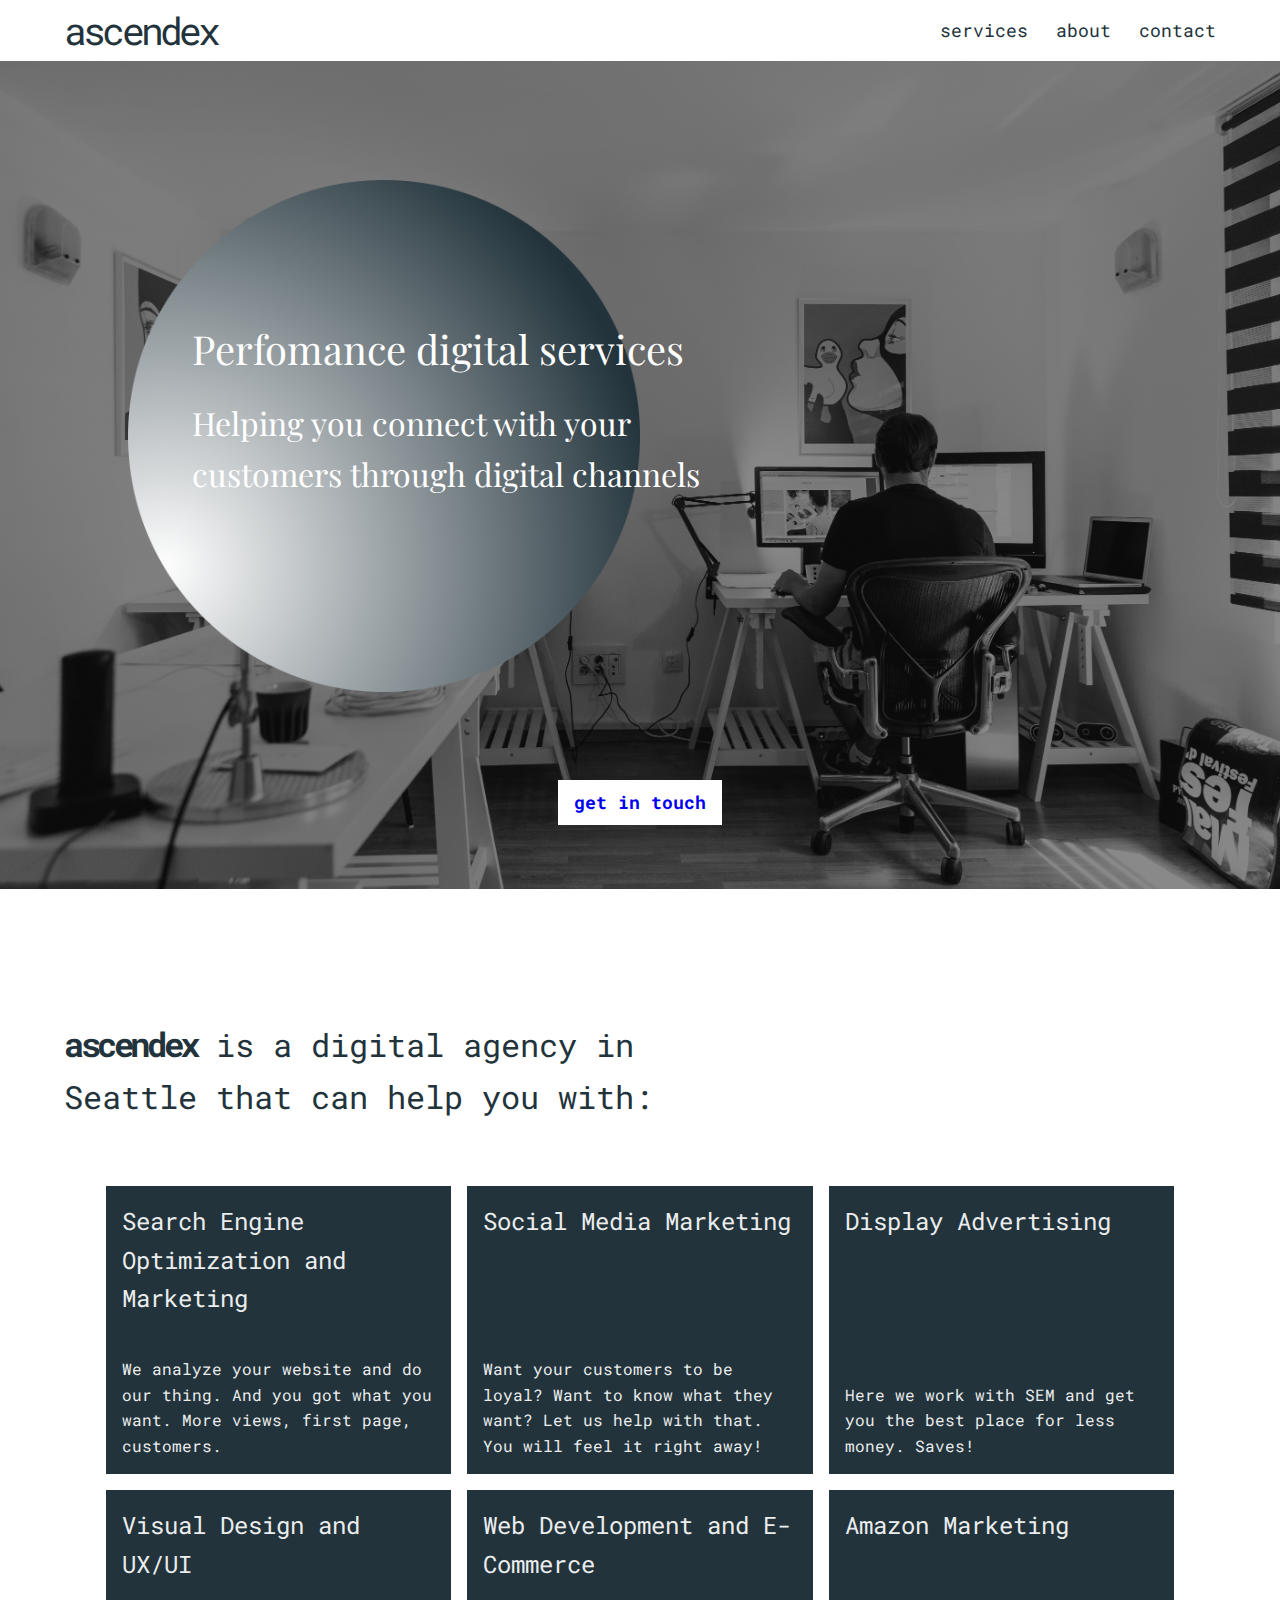
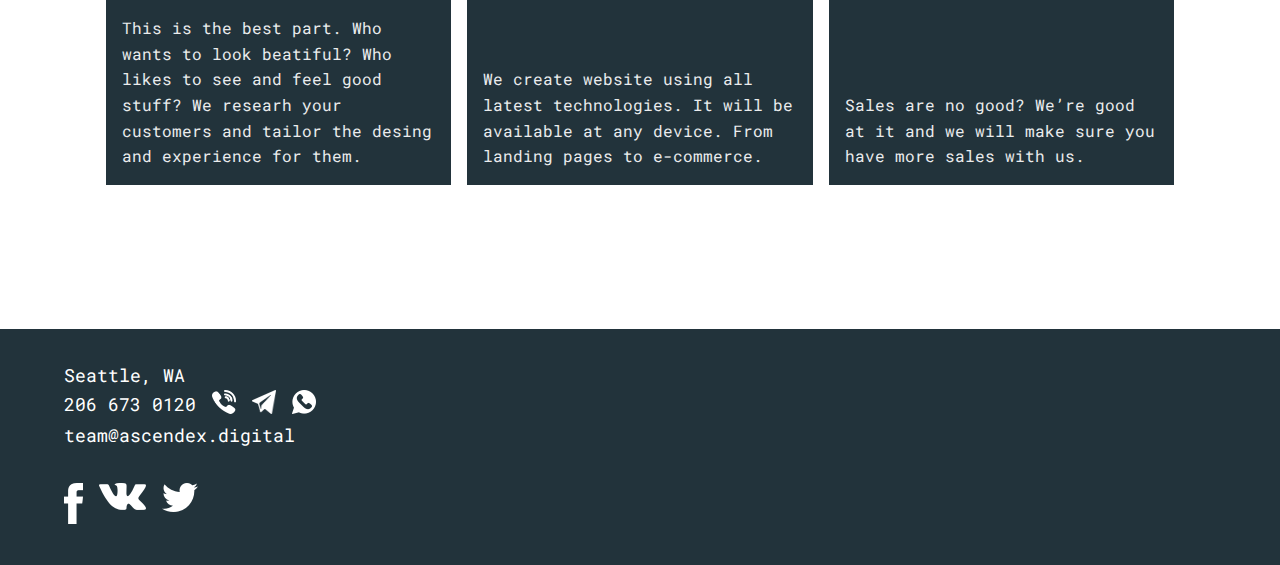
<file: index.html>
<!doctype html>
<html lang="en">
  <head>
    <title>ascendex digital agency</title>
    <meta charset="utf-8" />
    <meta name="viewport" content="initial-scale=1.0">
    <link rel="stylesheet" href="reset.css" />
    <link href="https://fonts.googleapis.com/css?family=Playfair+Display:400,700|Roboto+Mono:500,700" rel="stylesheet">
    <link rel="stylesheet" href="styles.css" />
    <script src="https://ajax.googleapis.com/ajax/libs/jquery/3.2.1/jquery.min.js"></script>
  </head>
  <body>
    <header>
      <div class="container header">
        <a href="#"><h1 class="logo">ascendex</h1></a>

        <div class="nav-cont">
          <input id="burger" type="checkbox" />
          <label id="burger-icon" for="burger">☰</label>
          <nav class="menu">
            <ul>
              <li><a class="menu-item" href="services.html">services</a></li>
              <li><a class="menu-item" href="about.html">about</a></li>
              <li><a class="menu-item" href="#footer">contact</a></li>
            </ul>
            <label id="cross" for="burger"></label>
          </nav>
        </div>
      </div>
    </header>
    <section class="hero">
      <div class="container main-hero">
        <img class="hero-gradient" src="images/hero_gradient.png" alt="">
        <h1 class="on-top catch-h1">Perfomance digital services</h1>
        <h2 class="on-top catch-h2">Helping you connect with your customers through digital channels</h2>
        <a class="cta-button" href="#footer">get in touch</a>
      </div>
    </section>
    <section class="services container">
      <h1 class="services-h1"><span class="logo-style">ascendex</span> is a digital agency in Seattle that can help you with: </h1>
      <div class="services-container">
        <div class="services-item">
          <h2>Search Engine Optimization and Marketing</h2>
          <p>We analyze your website and do our thing. And you got what you want. More views, first page, customers.</p>
        </div>
        <div class="services-item">
          <h2>Social Media Marketing</h2>
          <p>Want your customers to be loyal? Want to know what they want? Let us help with that. You will feel it right away!</p>
        </div>
        <div class="services-item">
          <h2>Display Advertising</h2>
          <p>Here we work with SEM and get you the best place for less money. Saves!</p>
        </div>
        <div class="services-item">
          <h2>Visual Design and UX/UI</h2>
          <p>This is the best part. Who wants to look beatiful? Who likes to see and feel good stuff? We researh your customers and tailor the desing and experience for them.</p>
        </div>
        <div class="services-item">
          <h2>Web Development and E-Commerce</h2>
          <p>We create website using all latest technologies. It will be available at any device. From landing pages to e-commerce.</p>
        </div>
        <div class="services-item">
          <h2>Amazon Marketing</h2>
          <p>Sales are no good? We’re good at it and we will make sure you have more sales with us.</p>
        </div>
      </div>
    </section>
    <footer id="footer">
      <div class="contacts container">
        <ul>
          <li><p>Seattle, WA</p></li>
          <li><div class="phone-number">
            <a href="tel:1-206-673-0120">206 673 0120</a>
            <a href="viber://contact?number=12066730120"><img src="icons/viber.png" alt="Viber"></a>
            <a href="https://telegram.me/taras_iva"><img src="icons/telegram.png" alt="Telegram"></a>
            <a href="whatsapp://send?text=Hi there!&phone=+12066730120"><img src="icons/whatsapp.png" alt="Whatsapp"></a>
          </div></li>
          <li><a href="mailto:team@ascendex.digital">team@ascendex.digital</a></li>
        </ul>
        <ul class="social-links">
          <li><a target="_blank" href="https://www.facebook.com/ascendexdigital"><img src="icons/facebook.png" alt="Facebook"></a></li>
          <li><a target="_blank" href="https://vk.com/ascendex"><img src="icons/vk.png" alt="VK"></a></li>
          <li><a target="_blank" href="https://twitter.com/ascendexdigital"><img src="icons/twitter.png" alt="Twitter"></a></li>
        </ul>
      </div>
    </footer>
  </body>
</html>
</file>
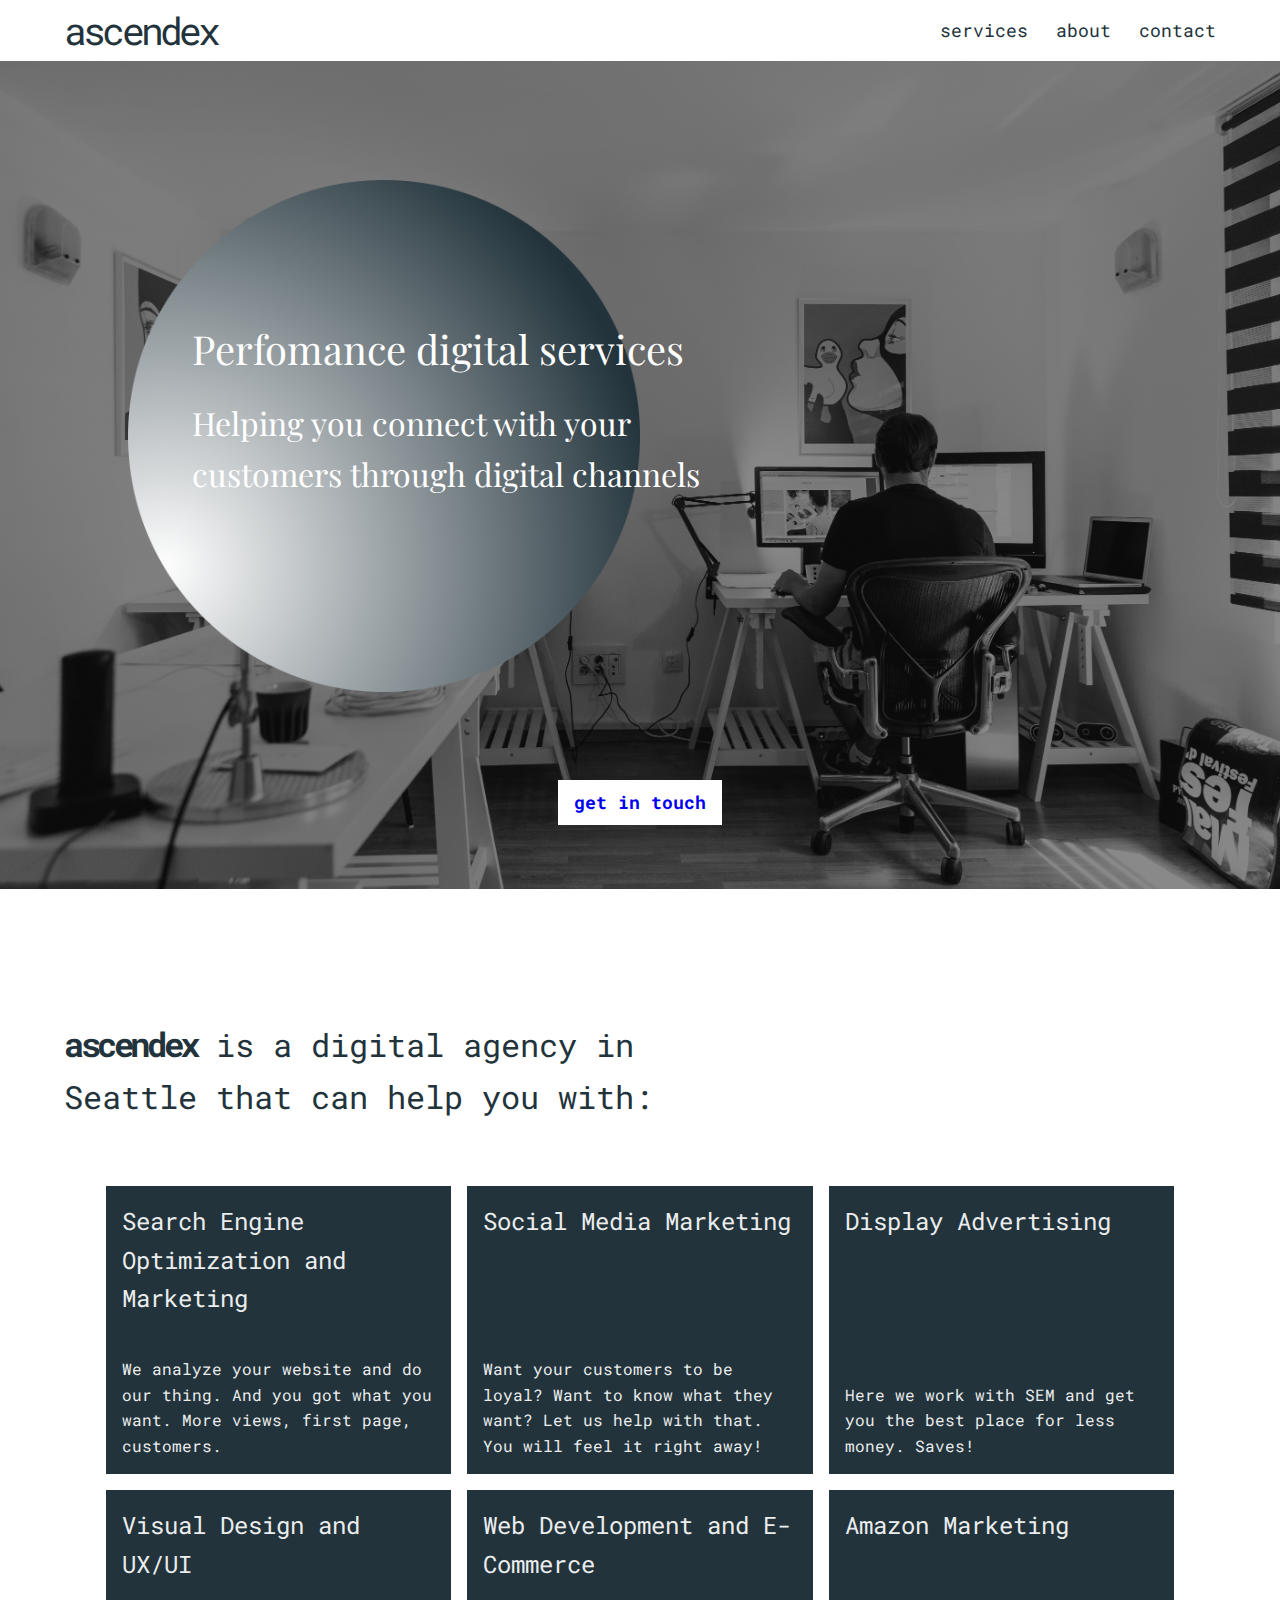
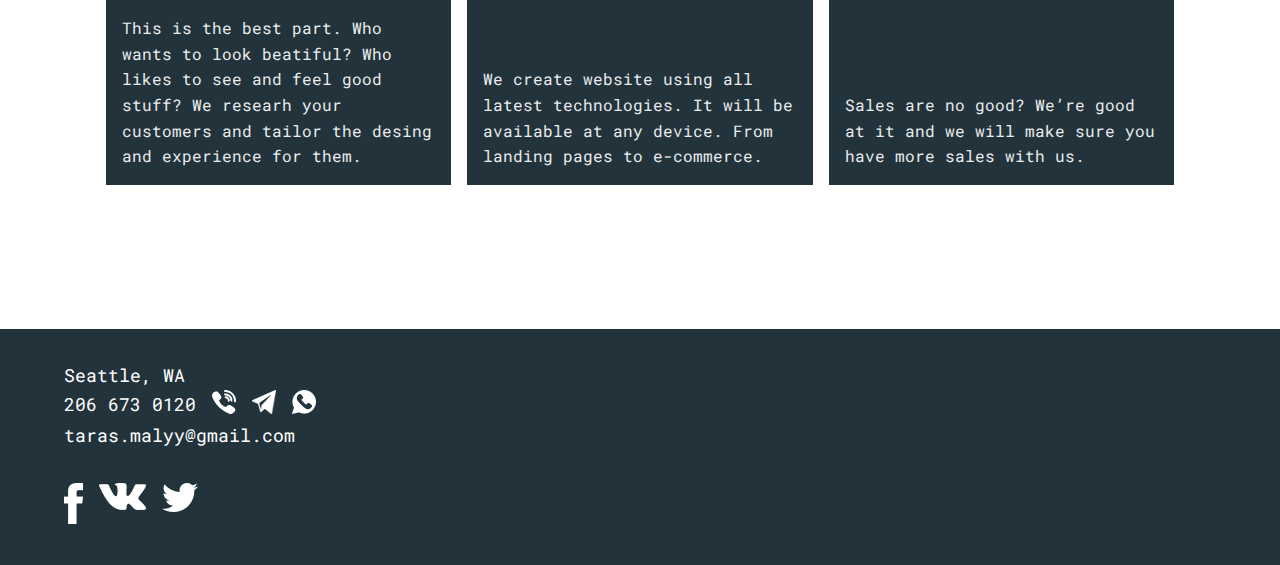
<file: ascendex/index.html>
<!doctype html>
<html lang="en">
  <head>
    <title>ascendex digital agency</title>
    <meta charset="utf-8" />
    <meta name="viewport" content="initial-scale=1.0">
    <link rel="stylesheet" href="reset.css" />
    <link href="https://fonts.googleapis.com/css?family=Playfair+Display:400,700|Roboto+Mono:500,700" rel="stylesheet">
    <link rel="stylesheet" href="styles.css" />
    <script src="https://ajax.googleapis.com/ajax/libs/jquery/3.2.1/jquery.min.js"></script>
  </head>
  <body>
    <header>
      <div class="container header">
        <a href="#"><h1 class="logo">ascendex</h1></a>

        <div class="nav-cont">
          <input id="burger" type="checkbox" />
          <label id="burger-icon" for="burger">☰</label>
          <nav class="menu">
            <ul>
              <li><a class="menu-item" href="services.html">services</a></li>
              <li><a class="menu-item" href="about.html">about</a></li>
              <li><a class="menu-item" href="#footer">contact</a></li>
            </ul>
            <label id="cross" for="burger"></label>
          </nav>
        </div>
      </div>
    </header>
    <section class="hero">
      <div class="container main-hero">
        <img class="hero-gradient" src="images/hero_gradient.png" alt="">
        <h1 class="on-top catch-h1">Perfomance digital services</h1>
        <h2 class="on-top catch-h2">Helping you connect with your customers through digital channels</h2>
        <a class="cta-button" href="#footer">get in touch</a>
      </div>
    </section>
    <section class="services container">
      <h1 class="services-h1"><span class="logo-style">ascendex</span> is a digital agency in Seattle that can help you with: </h1>
      <div class="services-container">
        <div class="services-item">
          <h2>Search Engine Optimization and Marketing</h2>
          <p>We analyze your website and do our thing. And you got what you want. More views, first page, customers.</p>
        </div>
        <div class="services-item">
          <h2>Social Media Marketing</h2>
          <p>Want your customers to be loyal? Want to know what they want? Let us help with that. You will feel it right away!</p>
        </div>
        <div class="services-item">
          <h2>Display Advertising</h2>
          <p>Here we work with SEM and get you the best place for less money. Saves!</p>
        </div>
        <div class="services-item">
          <h2>Visual Design and UX/UI</h2>
          <p>This is the best part. Who wants to look beatiful? Who likes to see and feel good stuff? We researh your customers and tailor the desing and experience for them.</p>
        </div>
        <div class="services-item">
          <h2>Web Development and E-Commerce</h2>
          <p>We create website using all latest technologies. It will be available at any device. From landing pages to e-commerce.</p>
        </div>
        <div class="services-item">
          <h2>Amazon Marketing</h2>
          <p>Sales are no good? We’re good at it and we will make sure you have more sales with us.</p>
        </div>
      </div>
    </section>
    <footer id="footer">
      <div class="contacts container">
        <ul>
          <li><p>Seattle, WA</p></li>
          <li><div class="phone-number">
            <a href="tel:1-206-673-0120">206 673 0120</a>
            <a href="viber://contact?number=12066730120"><img src="icons/viber.png" alt="Viber"></a>
            <a href="https://telegram.me/taras_iva"><img src="icons/telegram.png" alt="Telegram"></a>
            <a href="whatsapp://send?text=Hi there!&phone=+12066730120"><img src="icons/whatsapp.png" alt="Whatsapp"></a>
          </div></li>
          <li><a href="mailto:taras.malyy@gmail.com">taras.malyy@gmail.com</a></li>
        </ul>
        <ul class="social-links">
          <li><a target="_blank" href="https://www.facebook.com/ascendexdigital"><img src="icons/facebook.png" alt="Facebook"></a></li>
          <li><a target="_blank" href="https://vk.com/ascendex"><img src="icons/vk.png" alt="VK"></a></li>
          <li><a target="_blank" href="https://twitter.com/ascendexdigital"><img src="icons/twitter.png" alt="Twitter"></a></li>
        </ul>
      </div>
    </footer>
  </body>
</html>
</file>
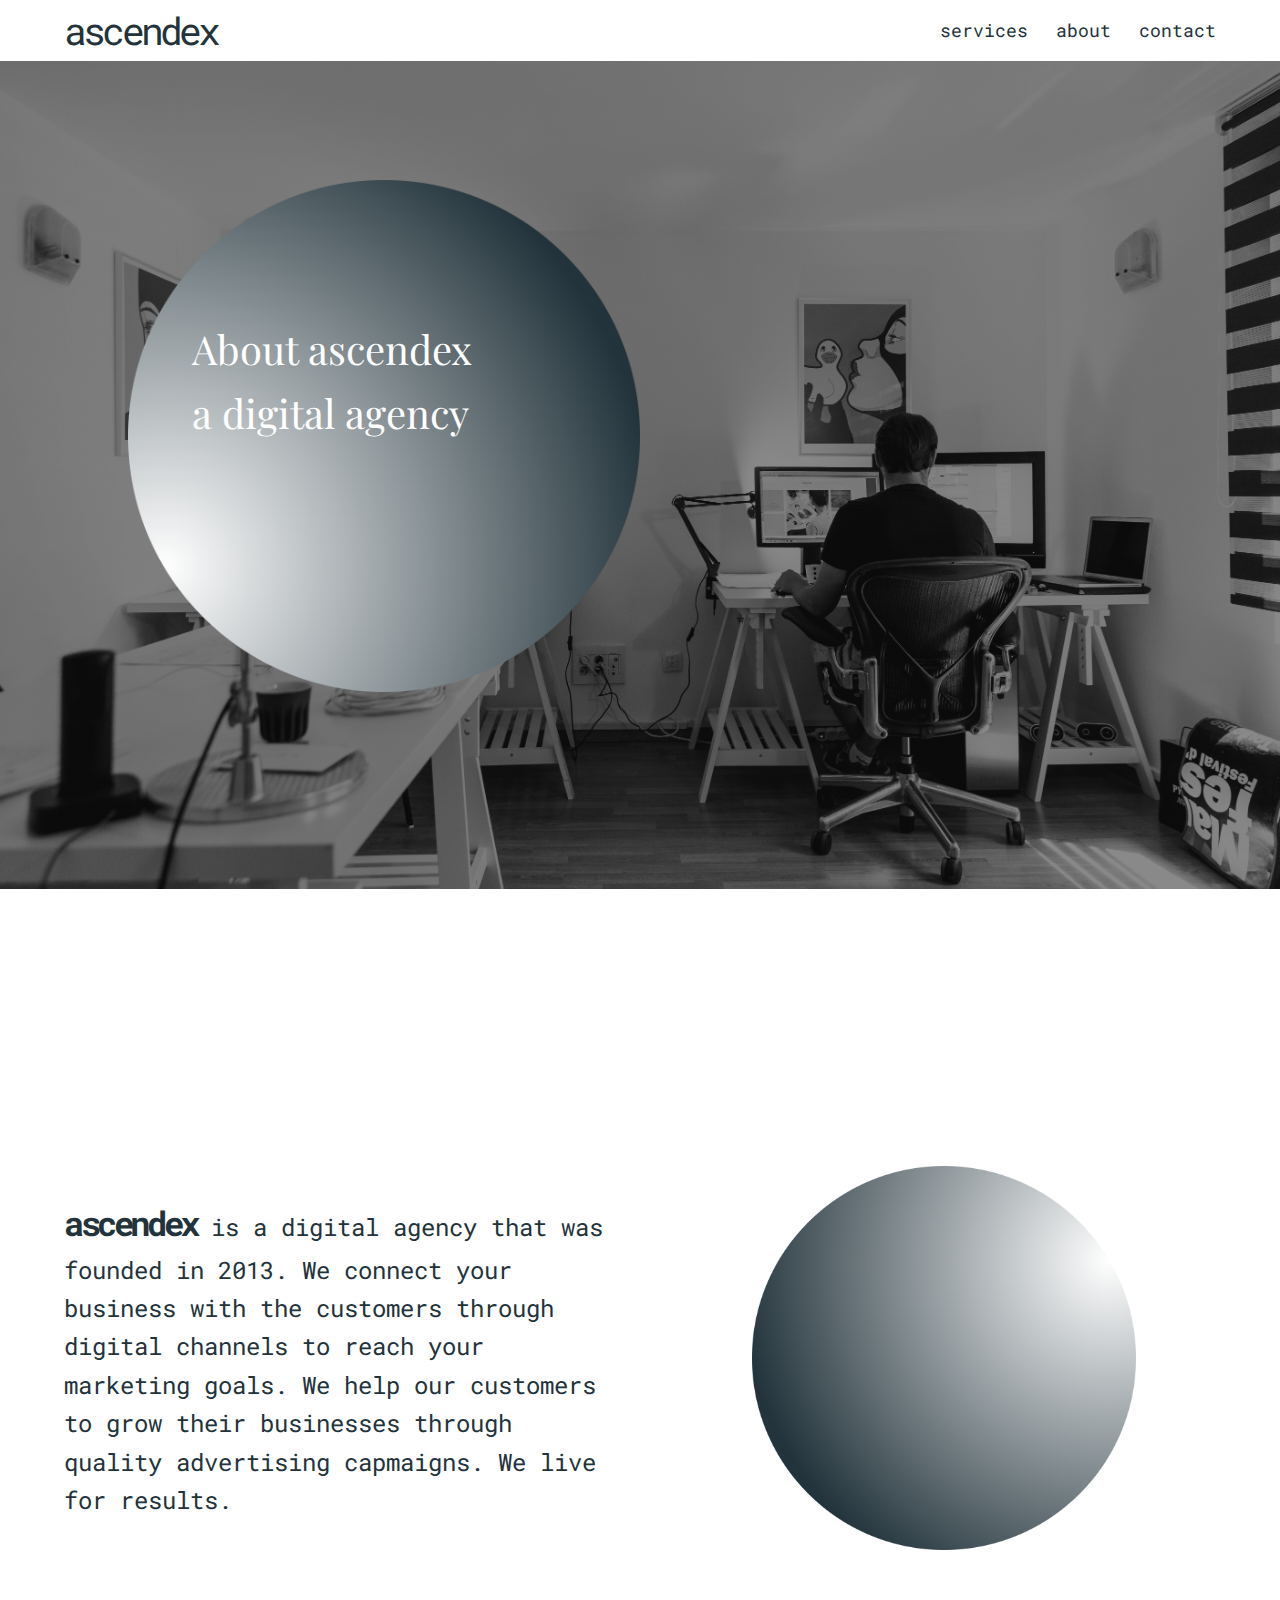
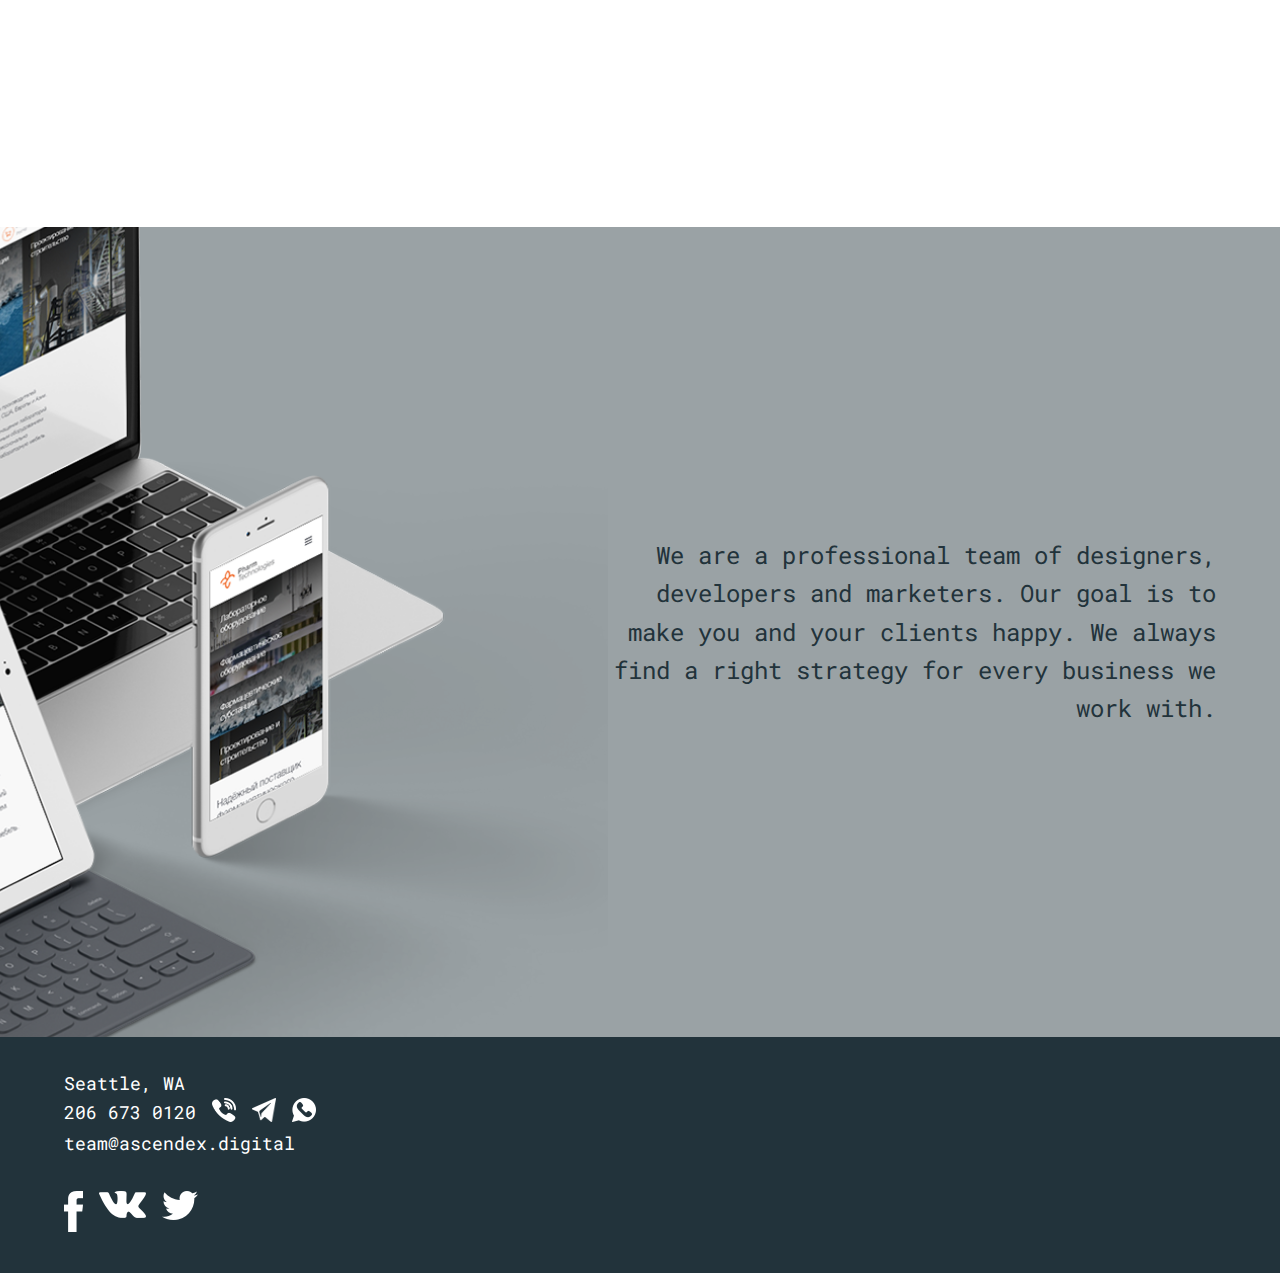
<file: about.html>
<!doctype html>
<html lang="en">
  <head>
    <title>ascendex digital agency</title>
    <meta charset="utf-8" />
    <meta name="viewport" content="initial-scale=1.0">
    <link rel="stylesheet" href="reset.css" />
    <link href="https://fonts.googleapis.com/css?family=Playfair+Display:400,700|Roboto+Mono:500,700" rel="stylesheet">
    <link rel="stylesheet" href="styles.css" />
    <script src="https://ajax.googleapis.com/ajax/libs/jquery/3.2.1/jquery.min.js"></script>
  </head>
  <body>
    <header>
      <div class="container header">
        <a href="index.html"><h1 class="logo">ascendex</h1></a>

        <div class="nav-cont">
          <input id="burger" type="checkbox" />
          <label id="burger-icon" for="burger">☰</label>
          <nav class="menu">
            <ul>
              <li><a class="menu-item" href="services.html">services</a></li>
              <li><a class="menu-item" href="about.html">about</a></li>
              <li><a class="menu-item" href="#footer">contact</a></li>
            </ul>
            <label id="cross" for="burger"></label>
          </nav>
        </div>
      </div>
    </header>
    <section class="hero">
      <div class="container main-hero">
        <img class="hero-gradient" src="images/hero_gradient.png" alt="">
        <h1 class="on-top catch-h1">About <span>ascendex</span> <br>a digital agency</h1>
      </div>
    </section>
    <section class="container">
      <div class="story-container">
        <h2 class="story-item story-h2"><span class="logo-style">ascendex</span> is a digital agency that was founded in 2013. We connect your business with the customers through digital channels to reach your marketing goals. We help our customers to grow their businesses through quality advertising capmaigns. We live for results.</h2>
        <div class="story-item story-image story-gradient"></div>
      </div>
    </section>
    <section class="story-2 container">
      <div class="center-text">
        <div class="story-item story-image2"></div>
        <h2 class="story-h2 story-right">We are a professional team of designers, developers and marketers. Our goal is to make you and your clients happy. We always find a right strategy for every business we work with. </h2>
      </div>
    </section>
    <footer id="footer">
      <div class="contacts container">
        <ul>
          <li><p>Seattle, WA</p></li>
          <li><div class="phone-number">
            <a href="tel:1-206-673-0120">206 673 0120</a>
            <a href="viber://contact?number=12066730120"><img src="icons/viber.png" alt="Viber"></a>
            <a href="https://telegram.me/taras_iva"><img src="icons/telegram.png" alt="Telegram"></a>
            <a href="whatsapp://send?text=Hi there!&phone=+12066730120"><img src="icons/whatsapp.png" alt="Whatsapp"></a>
          </div></li>
          <li><a href="mailto:team@ascendex.digital">team@ascendex.digital</a></li>
        </ul>
        <ul class="social-links">
          <li><a target="_blank" href="https://www.facebook.com/ascendexdigital"><img src="icons/facebook.png" alt="Facebook"></a></li>
          <li><a target="_blank" href="https://vk.com/ascendex"><img src="icons/vk.png" alt="VK"></a></li>
          <li><a target="_blank" href="https://twitter.com/ascendexdigital"><img src="icons/twitter.png" alt="Twitter"></a></li>
        </ul>
      </div>
    </footer>
  </body>
</file>
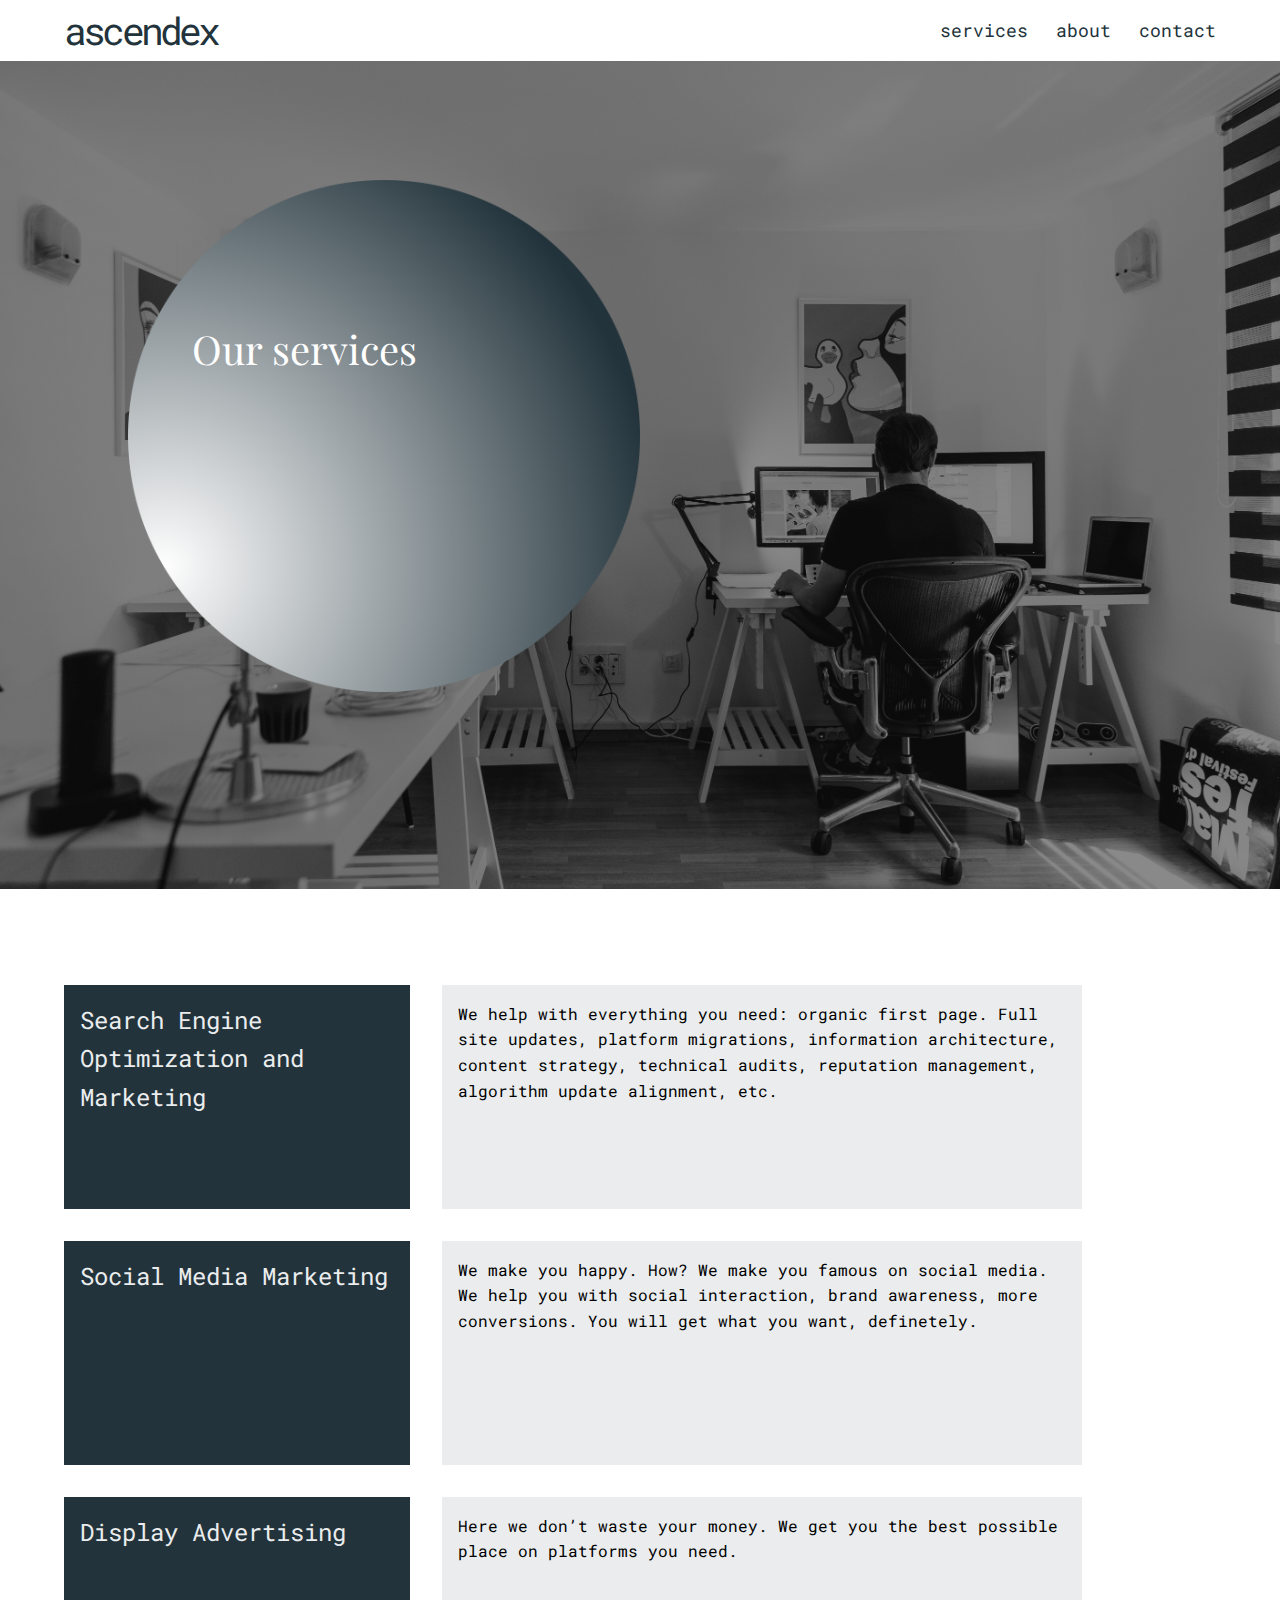
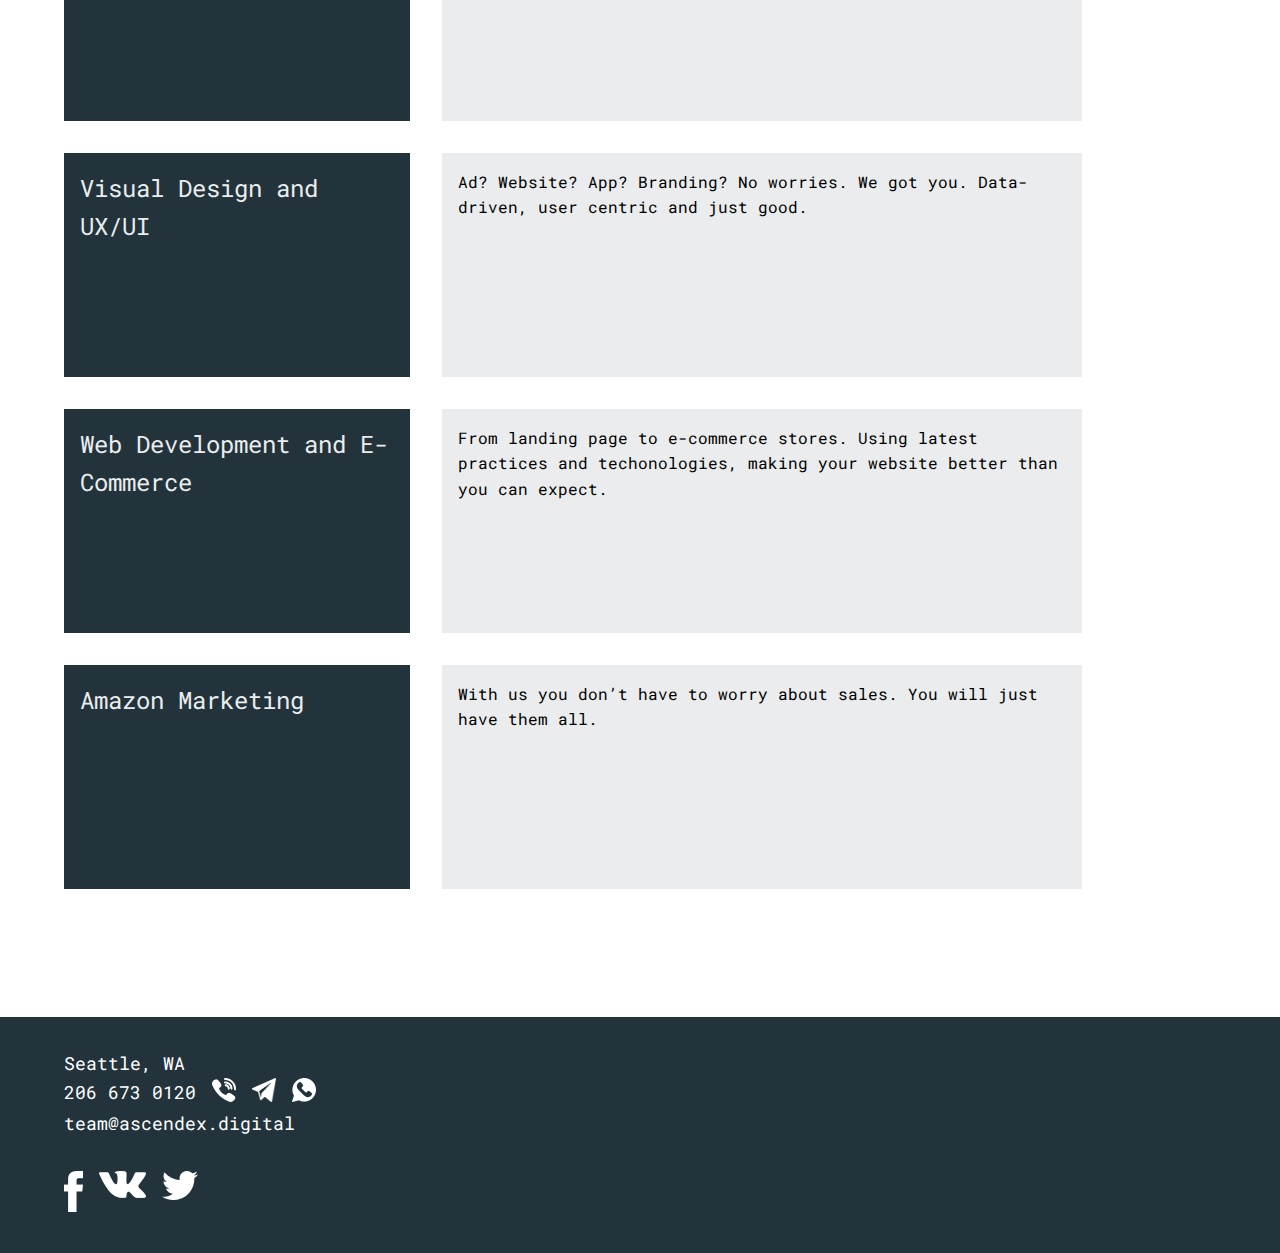
<file: services.html>
<!doctype html>
<html lang="en">
  <head>
    <title>ascendex digital agency</title>
    <meta charset="utf-8" />
    <meta name="viewport" content="initial-scale=1.0">
    <link rel="stylesheet" href="reset.css" />
    <link href="https://fonts.googleapis.com/css?family=Playfair+Display:400,700|Roboto+Mono:500,700" rel="stylesheet">
    <link rel="stylesheet" href="styles.css" />
    <script src="https://ajax.googleapis.com/ajax/libs/jquery/3.2.1/jquery.min.js"></script>
  </head>
  <body>
    <header>
      <div class="container header">
        <a href="index.html"><h1 class="logo">ascendex</h1></a>

        <div class="nav-cont">
          <input id="burger" type="checkbox" />
          <label id="burger-icon" for="burger">☰</label>
          <nav class="menu">
            <ul>
              <li><a class="menu-item" href="services.html">services</a></li>
              <li><a class="menu-item" href="about.html">about</a></li>
              <li><a class="menu-item" href="#footer">contact</a></li>
            </ul>
            <label id="cross" for="burger"></label>
          </nav>
        </div>
      </div>
    </header>
    <section class="hero">
      <div class="container main-hero">
        <img class="hero-gradient" src="images/hero_gradient.png" alt="">
        <h1 class="on-top catch-h1">Our services</h1>
      </div>
    </section>
    <main class="servpage-container container">
      <div class="servpage-item">
        <h2 class="item-title">
          Search Engine Optimization and Marketing
        </h2>
        <p class="item-content">
          We help with everything you need: organic first page. Full site updates, platform migrations, information architecture, content strategy, technical audits, reputation management, algorithm update alignment, etc.
        </p>
      </div>
      <div class="servpage-item">
        <h2 class="item-title">
        Social Media Marketing
        </h2>
        <p class="item-content">
          We make you happy. How? We make you famous on social media. We help you with social interaction, brand awareness, more conversions. You will get what you want, definetely.
        </p>
      </div>
      <div class="servpage-item">
        <h2 class="item-title">
          Display Advertising
        </h2>
        <p class="item-content">
          Here we don’t waste your money. We get you the best possible place on platforms you need.
        </p>
      </div>
      <div class="servpage-item">
        <h2 class="item-title">
          Visual Design and UX/UI
        </h2>
        <p class="item-content">
          Ad? Website? App? Branding? No worries. We got you. Data-driven, user centric and just good.
        </p>
      </div>
      <div class="servpage-item">
        <h2 class="item-title">
          Web Development and E-Commerce
        </h2>
        <p class="item-content">
          From landing page to e-commerce stores. Using latest practices and techonologies, making your website better than you can expect.
        </p>
      </div>
      <div class="servpage-item">
        <h2 class="item-title">
          Amazon Marketing
        </h2>
        <p class="item-content">
          With us you don’t have to worry about sales. You will just have them all.
        </p>
      </div>
    </main>
    <footer id="footer">
      <div class="contacts container">
        <ul>
          <li><p>Seattle, WA</p></li>
          <li><div class="phone-number">
            <a href="tel:1-206-673-0120">206 673 0120</a>
            <a href="viber://contact?number=12066730120"><img src="icons/viber.png" alt="Viber"></a>
            <a href="https://telegram.me/taras_iva"><img src="icons/telegram.png" alt="Telegram"></a>
            <a href="whatsapp://send?text=Hi there!&phone=+12066730120"><img src="icons/whatsapp.png" alt="Whatsapp"></a>
          </div></li>
          <li><a href="mailto:team@ascendex.digital">team@ascendex.digital</a></li>
        </ul>
        <ul class="social-links">
          <li><a target="_blank" href="https://www.facebook.com/ascendexdigital"><img src="icons/facebook.png" alt="Facebook"></a></li>
          <li><a target="_blank" href="https://vk.com/ascendex"><img src="icons/vk.png" alt="VK"></a></li>
          <li><a target="_blank" href="https://twitter.com/ascendexdigital"><img src="icons/twitter.png" alt="Twitter"></a></li>
        </ul>
      </div>
    </footer>
  </body>
</file>
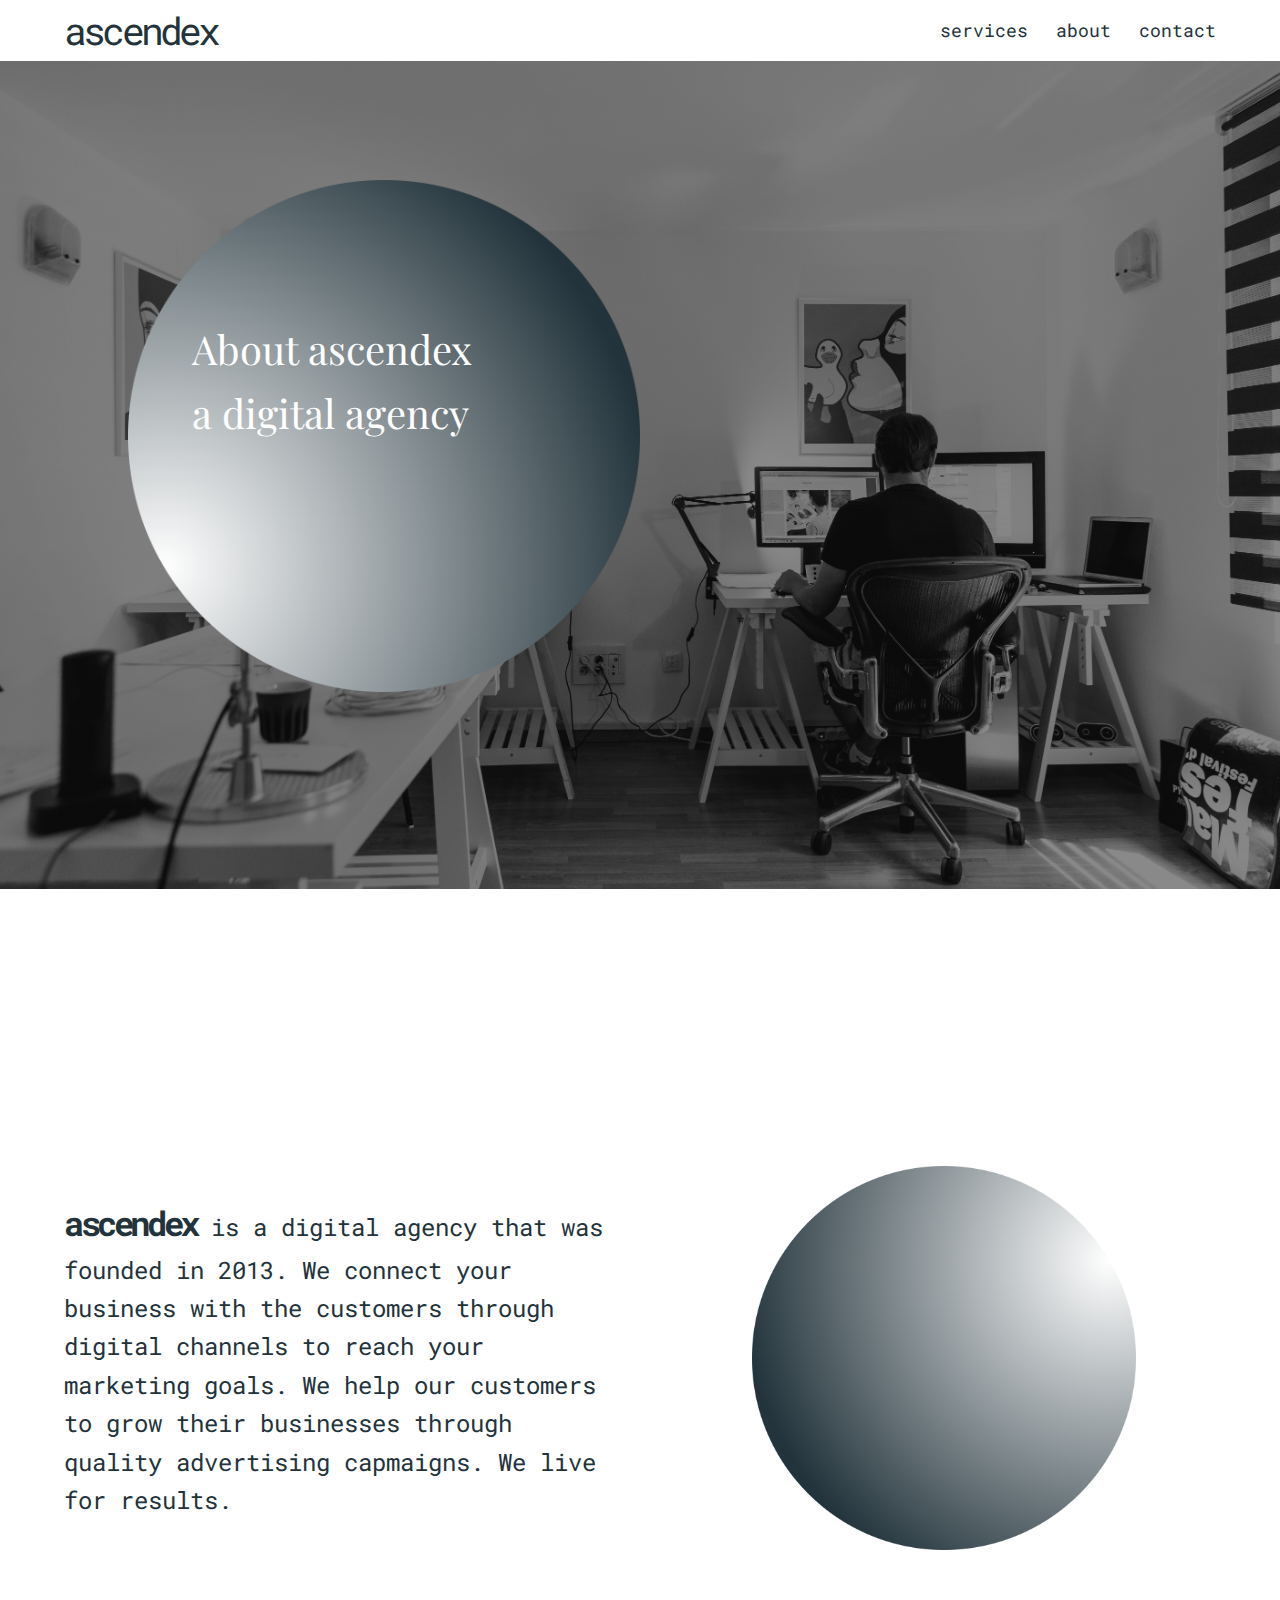
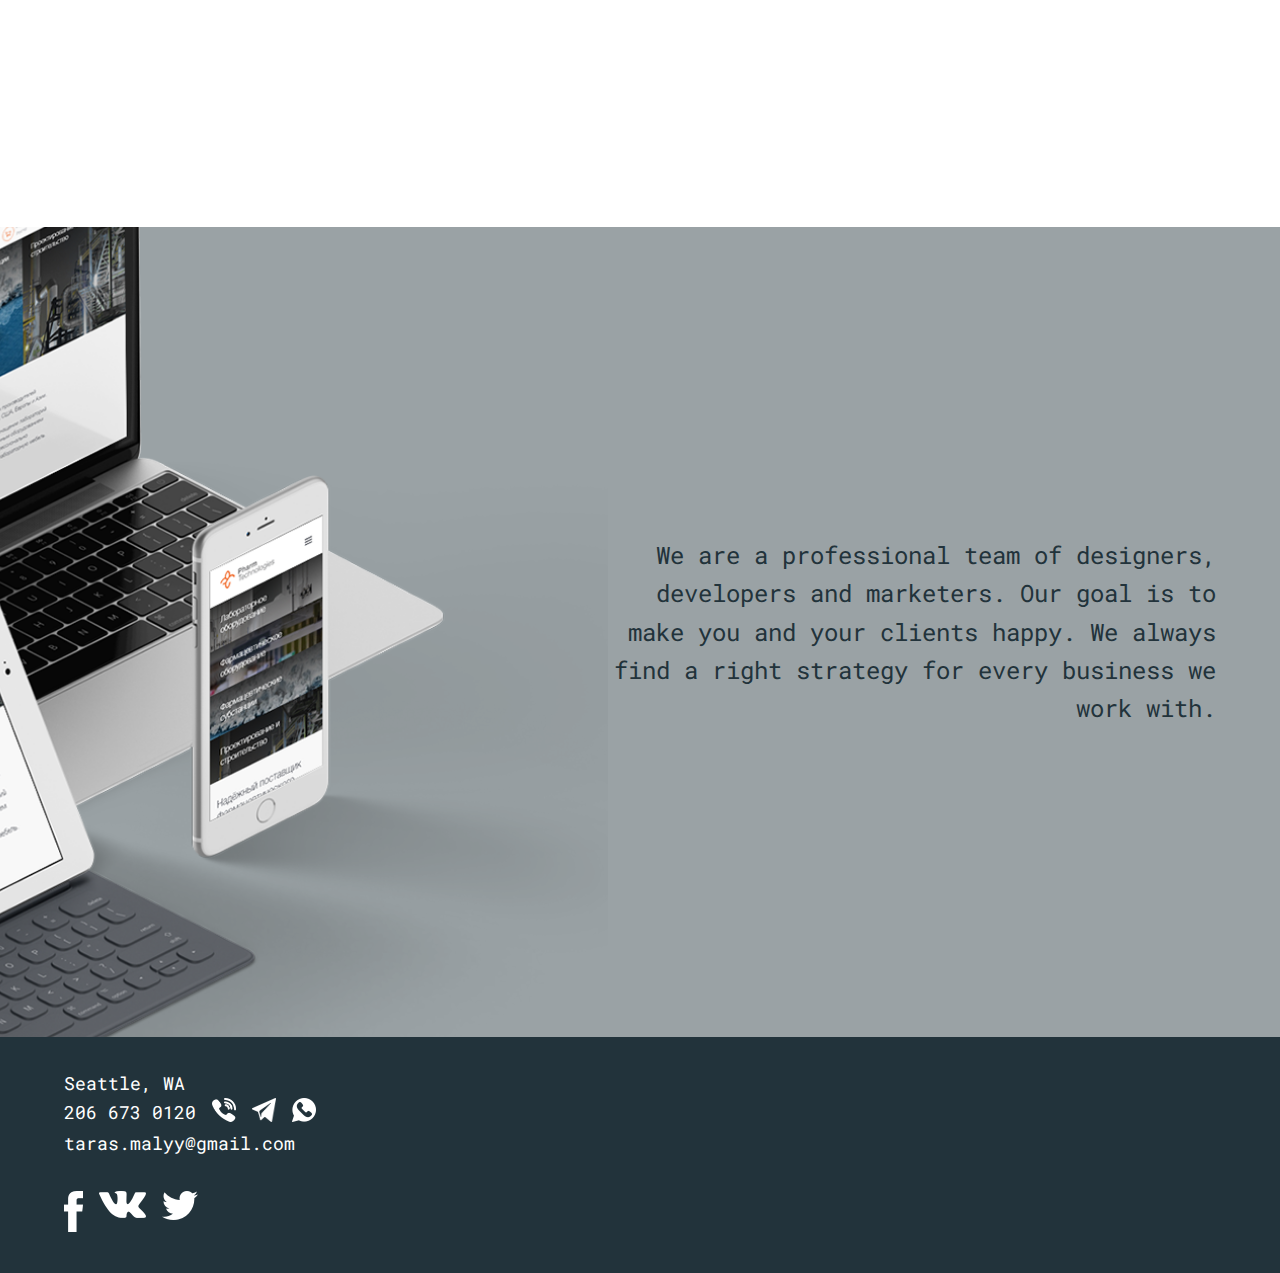
<file: ascendex/about.html>
<!doctype html>
<html lang="en">
  <head>
    <title>ascendex digital agency</title>
    <meta charset="utf-8" />
    <meta name="viewport" content="initial-scale=1.0">
    <link rel="stylesheet" href="reset.css" />
    <link href="https://fonts.googleapis.com/css?family=Playfair+Display:400,700|Roboto+Mono:500,700" rel="stylesheet">
    <link rel="stylesheet" href="styles.css" />
    <script src="https://ajax.googleapis.com/ajax/libs/jquery/3.2.1/jquery.min.js"></script>
  </head>
  <body>
    <header>
      <div class="container header">
        <a href="index.html"><h1 class="logo">ascendex</h1></a>

        <div class="nav-cont">
          <input id="burger" type="checkbox" />
          <label id="burger-icon" for="burger">☰</label>
          <nav class="menu">
            <ul>
              <li><a class="menu-item" href="services.html">services</a></li>
              <li><a class="menu-item" href="about.html">about</a></li>
              <li><a class="menu-item" href="#footer">contact</a></li>
            </ul>
            <label id="cross" for="burger"></label>
          </nav>
        </div>
      </div>
    </header>
    <section class="hero">
      <div class="container main-hero">
        <img class="hero-gradient" src="images/hero_gradient.png" alt="">
        <h1 class="on-top catch-h1">About <span>ascendex</span> <br>a digital agency</h1>
      </div>
    </section>
    <section class="container">
      <div class="story-container">
        <h2 class="story-item story-h2"><span class="logo-style">ascendex</span> is a digital agency that was founded in 2013. We connect your business with the customers through digital channels to reach your marketing goals. We help our customers to grow their businesses through quality advertising capmaigns. We live for results.</h2>
        <div class="story-item story-image story-gradient"></div>
      </div>
    </section>
    <section class="story-2 container">
      <div class="center-text">
        <div class="story-item story-image2"></div>
        <h2 class="story-h2 story-right">We are a professional team of designers, developers and marketers. Our goal is to make you and your clients happy. We always find a right strategy for every business we work with. </h2>
      </div>
    </section>
    <footer id="footer">
      <div class="contacts container">
        <ul>
          <li><p>Seattle, WA</p></li>
          <li><div class="phone-number">
            <a href="tel:1-206-673-0120">206 673 0120</a>
            <a href="viber://contact?number=12066730120"><img src="icons/viber.png" alt="Viber"></a>
            <a href="https://telegram.me/taras_iva"><img src="icons/telegram.png" alt="Telegram"></a>
            <a href="whatsapp://send?text=Hi there!&phone=+12066730120"><img src="icons/whatsapp.png" alt="Whatsapp"></a>
          </div></li>
          <li><a href="mailto:taras.malyy@gmail.com">taras.malyy@gmail.com</a></li>
        </ul>
        <ul class="social-links">
          <li><a target="_blank" href="https://www.facebook.com/ascendexdigital"><img src="icons/facebook.png" alt="Facebook"></a></li>
          <li><a target="_blank" href="https://vk.com/ascendex"><img src="icons/vk.png" alt="VK"></a></li>
          <li><a target="_blank" href="https://twitter.com/ascendexdigital"><img src="icons/twitter.png" alt="Twitter"></a></li>
        </ul>
      </div>
    </footer>
  </body>
</file>
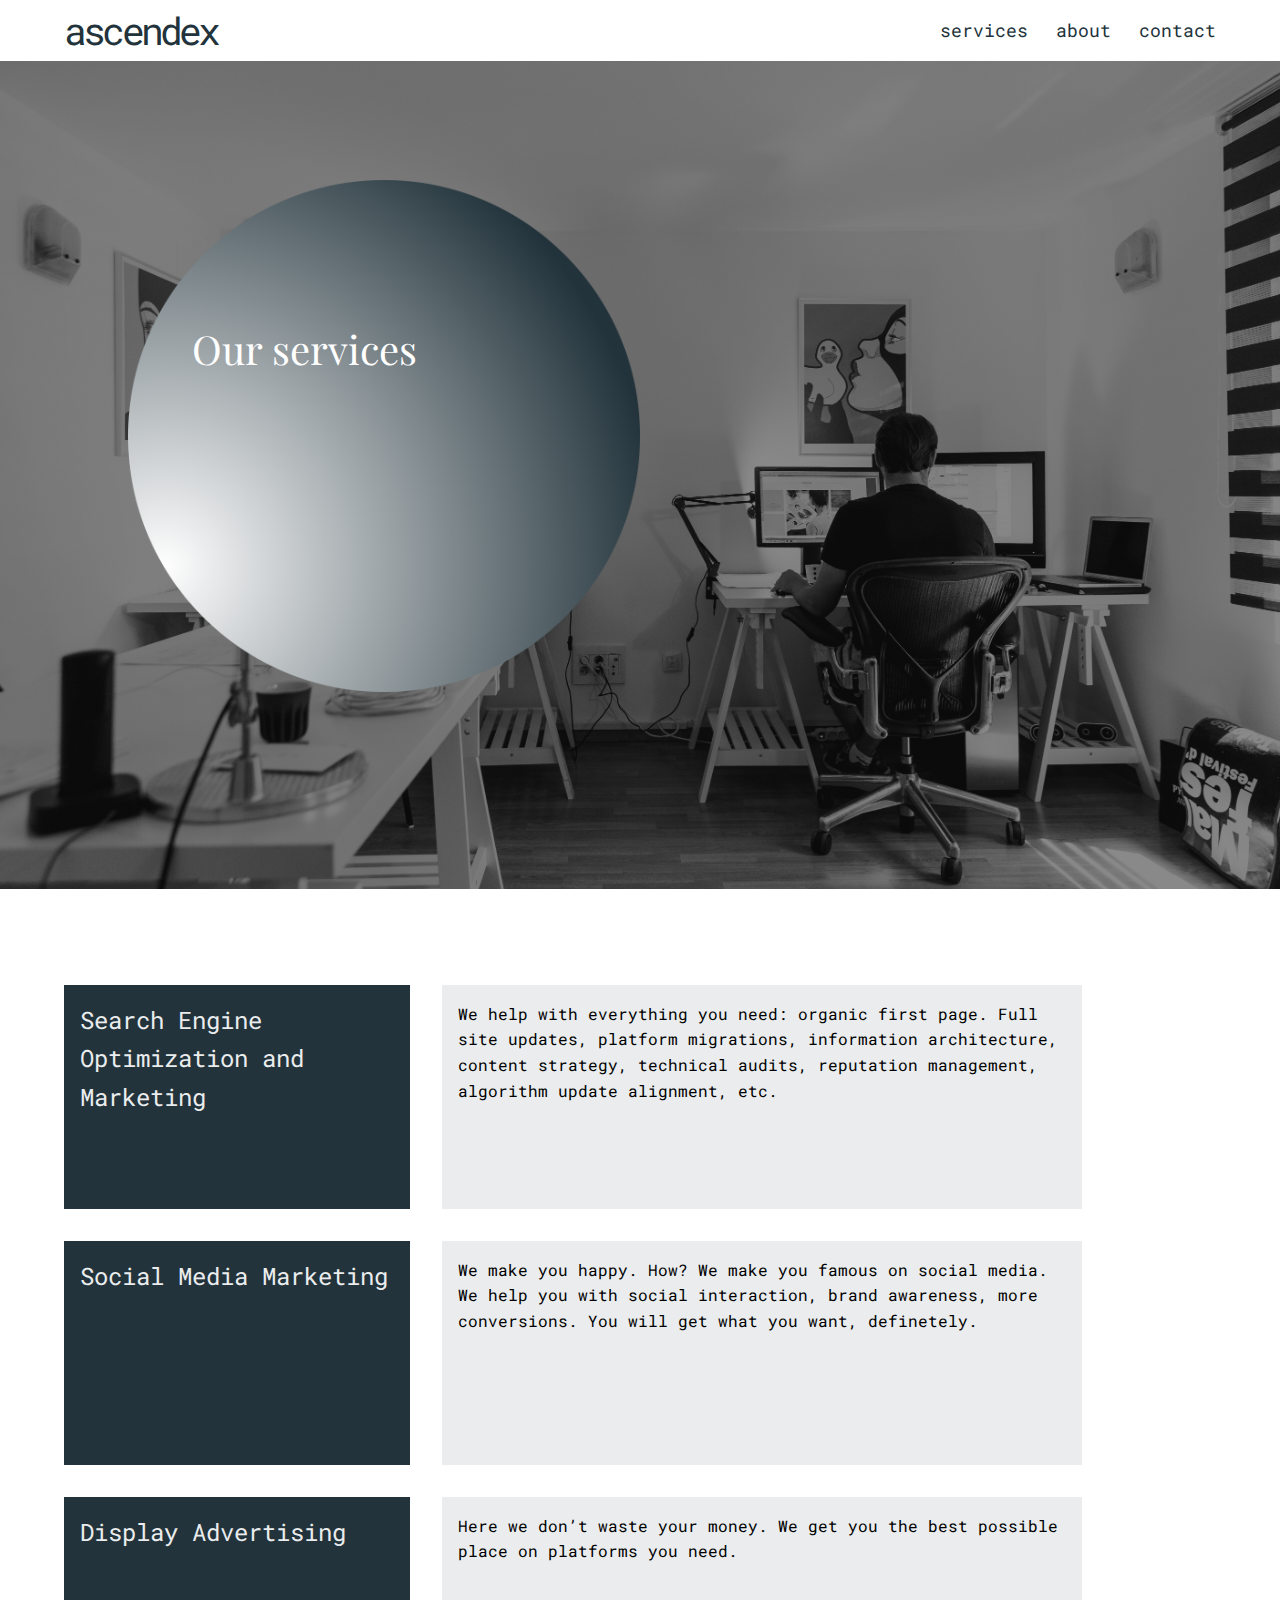
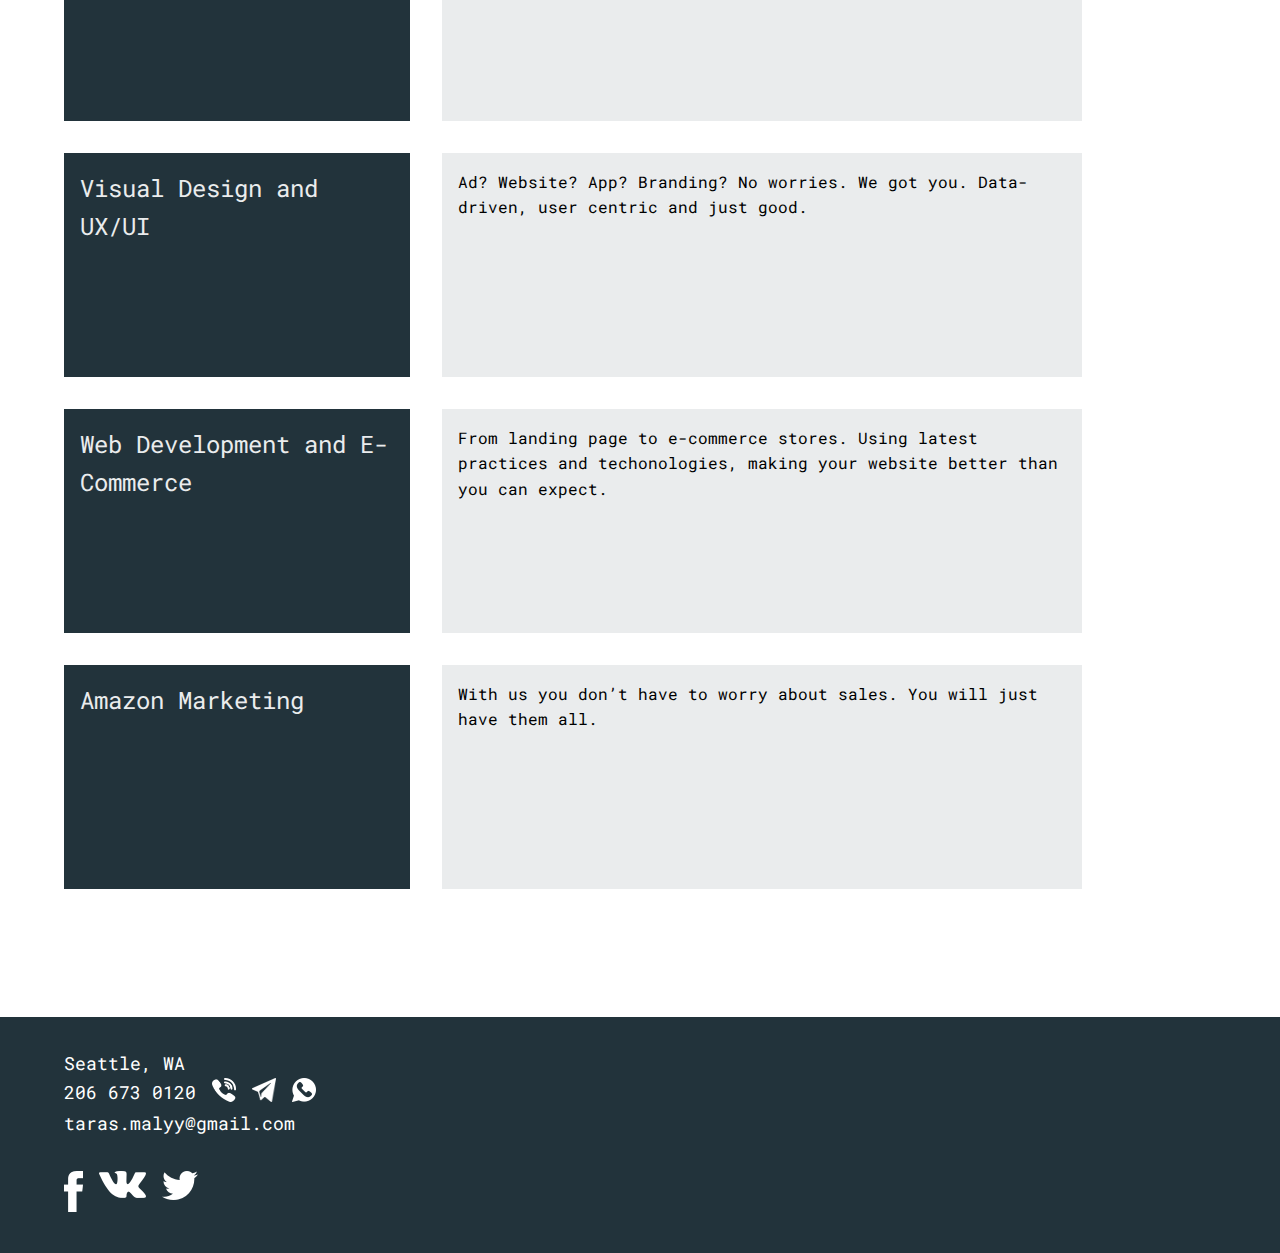
<file: ascendex/services.html>
<!doctype html>
<html lang="en">
  <head>
    <title>ascendex digital agency</title>
    <meta charset="utf-8" />
    <meta name="viewport" content="initial-scale=1.0">
    <link rel="stylesheet" href="reset.css" />
    <link href="https://fonts.googleapis.com/css?family=Playfair+Display:400,700|Roboto+Mono:500,700" rel="stylesheet">
    <link rel="stylesheet" href="styles.css" />
    <script src="https://ajax.googleapis.com/ajax/libs/jquery/3.2.1/jquery.min.js"></script>
  </head>
  <body>
    <header>
      <div class="container header">
        <a href="index.html"><h1 class="logo">ascendex</h1></a>

        <div class="nav-cont">
          <input id="burger" type="checkbox" />
          <label id="burger-icon" for="burger">☰</label>
          <nav class="menu">
            <ul>
              <li><a class="menu-item" href="services.html">services</a></li>
              <li><a class="menu-item" href="about.html">about</a></li>
              <li><a class="menu-item" href="#footer">contact</a></li>
            </ul>
            <label id="cross" for="burger"></label>
          </nav>
        </div>
      </div>
    </header>
    <section class="hero">
      <div class="container main-hero">
        <img class="hero-gradient" src="images/hero_gradient.png" alt="">
        <h1 class="on-top catch-h1">Our services</h1>
      </div>
    </section>
    <main class="servpage-container container">
      <div class="servpage-item">
        <h2 class="item-title">
          Search Engine Optimization and Marketing
        </h2>
        <p class="item-content">
          We help with everything you need: organic first page. Full site updates, platform migrations, information architecture, content strategy, technical audits, reputation management, algorithm update alignment, etc.
        </p>
      </div>
      <div class="servpage-item">
        <h2 class="item-title">
        Social Media Marketing
        </h2>
        <p class="item-content">
          We make you happy. How? We make you famous on social media. We help you with social interaction, brand awareness, more conversions. You will get what you want, definetely.
        </p>
      </div>
      <div class="servpage-item">
        <h2 class="item-title">
          Display Advertising
        </h2>
        <p class="item-content">
          Here we don’t waste your money. We get you the best possible place on platforms you need.
        </p>
      </div>
      <div class="servpage-item">
        <h2 class="item-title">
          Visual Design and UX/UI
        </h2>
        <p class="item-content">
          Ad? Website? App? Branding? No worries. We got you. Data-driven, user centric and just good.
        </p>
      </div>
      <div class="servpage-item">
        <h2 class="item-title">
          Web Development and E-Commerce
        </h2>
        <p class="item-content">
          From landing page to e-commerce stores. Using latest practices and techonologies, making your website better than you can expect.
        </p>
      </div>
      <div class="servpage-item">
        <h2 class="item-title">
          Amazon Marketing
        </h2>
        <p class="item-content">
          With us you don’t have to worry about sales. You will just have them all.
        </p>
      </div>
    </main>
    <footer id="footer">
      <div class="contacts container">
        <ul>
          <li><p>Seattle, WA</p></li>
          <li><div class="phone-number">
            <a href="tel:1-206-673-0120">206 673 0120</a>
            <a href="viber://contact?number=12066730120"><img src="icons/viber.png" alt="Viber"></a>
            <a href="https://telegram.me/taras_iva"><img src="icons/telegram.png" alt="Telegram"></a>
            <a href="whatsapp://send?text=Hi there!&phone=+12066730120"><img src="icons/whatsapp.png" alt="Whatsapp"></a>
          </div></li>
          <li><a href="mailto:taras.malyy@gmail.com">taras.malyy@gmail.com</a></li>
        </ul>
        <ul class="social-links">
          <li><a target="_blank" href="https://www.facebook.com/ascendexdigital"><img src="icons/facebook.png" alt="Facebook"></a></li>
          <li><a target="_blank" href="https://vk.com/ascendex"><img src="icons/vk.png" alt="VK"></a></li>
          <li><a target="_blank" href="https://twitter.com/ascendexdigital"><img src="icons/twitter.png" alt="Twitter"></a></li>
        </ul>
      </div>
    </footer>
  </body>
</file>
<file: styles.css>
* {
  margin: 0;
  padding: 0;
  box-sizing: border-box;
}

html {
  font-size: 16px;
}

a {
  text-decoration: none;
}

a, p {
  font-family: 'Roboto Mono', monospace;
}

h1,h2,h3 {
  font-family: 'Playfair Display', serif;
}

.container {
  width: 90vw;
  margin:0 auto;
}

.header {
  display: flex;
  align-items: center;
  justify-content: space-between;
}

.logo {
  font-family: 'Roboto Mono', monospace;
  font-size: 2.375rem;
  letter-spacing: -0.1em;
  color: #22333B;
}

/*.menu {
  display: flex;
  justify-content: space-between;
}*/

.menu li {
  display: inline-block;
}

.menu-item {
  margin-left: 1.5rem;
  font-size: 1.1125rem;
  color: #22333B;
}

.menu-item:hover {
  color: #C2C7C9;

}


.hero {
  background-image:linear-gradient(
                     rgba(20,20,20, .5),
                     rgba(20,20,20, .5)),  url('images/hero-img.jpeg');
  background-size: cover;
  background-position: center center;
  background-repeat: no-repeat;
  height:92vh;
  width: 100%;
  color: #fff;
}

.main-hero {
  display: flex;
  flex-direction: column;
  /*align-content: stretch;*/
  /*justify-content: space-between;*/
  align-content: center;
  height: 100%;
}

.catch-h1 {
  margin-top: 16rem;
  font-size: 2.5rem;
  /*font-weight: 700;*/
  margin-bottom: 1rem;
  padding-left: 8rem;
  /*letter-spacing: 0.05em;*/
}

.catch-h2 {
  font-size: 2rem;
  /*font-weight: 700;*/
  max-width: 43rem;
  padding-left: 8rem;
  /*letter-spacing: 0.05em;*/
  margin-bottom: 1rem;
}

.hero-gradient {
  width:40vw;
  position: absolute;
  z-index: 0;
  top:20%;
  left: 10%;

}

.on-top {
  z-index: 1;
  position: relative;
}

.cta-button {
  display: inline-block;
  flex-grow: 0;
  background-color: #fff;
  padding: 0.5rem 1rem;
  margin-top: auto;
  align-self: center;
  margin-bottom: 4rem;
  font-weight: 700;
  font-size: 1.125rem;
  z-index: 3;
}

.cta-button:visited {
  color: #22333B;
}

.services-h1 {
  font-family: 'Roboto Mono', monospace;
  font-size: 2rem;
  width: 50vw;
  margin: 8rem 0 4rem 0;
  color: #22333B;
}

.logo-style {
  font-size: 2.125rem;
  font-weight: 700;
  letter-spacing: -0.1em;
}

.services-container {
  display: flex;
  flex-wrap: wrap;
  align-items: stretch;
  /*align-content: flex-start;*/
  flex-direction: row;
  justify-content: center;
  margin-bottom: 8rem;
  align-content: center;
}

.services-item {
  min-height: 18rem;
  flex-basis: 30%;
  background-color: #22333B;
  margin-bottom: 1rem;
  display: flex;
  flex-direction: column;
  justify-content: space-between;
  margin-right:0.5rem;
  margin-left: 0.5rem;


}

.services-item h2 {
  font-family: 'Roboto Mono', monospace;
  font-size: 1.5rem;
  color: #EAECED;
  padding: 1rem;
}

.services-item p {
  font-size: 1rem;
  color: #EAECED;
  padding: 1rem;
  align-self: flex-end;
}

footer {
  background-color: #22333B;
  padding: 2rem 0;
  color: #fff;
  font-size: 1.125rem;
}

footer a {
  color: #fff;
}

.social-links {
  display: flex;
  align-content: center;
  margin-top: 2rem;
}

.social-links li {
  margin-right: 1rem;
}

.phone-number {
  display: flex;
}

.phone-number a {
  margin-right: 1rem;
}

.phone-number a img {
  height: 1.5rem;
  width: 1.5rem;
}


.story-container {
  display: flex;
  flex-direction: row;
  align-items: center;
  align-content: flex-end;
  justify-content: space-between;
  margin-top: 4rem;
  margin-bottom: 4rem;
  min-height: 90vh;
  padding-top: 2rem;
  padding-bottom: 2rem;
}

.story-item {
  width: 100%;
  flex-basis: 50%;
}

.story-image {
  background-image: url('images/hero_gradient.png');
  background-repeat: no-repeat;
  background-size: contain;
  background-position: bottom center;
  height: 30vw;
  width: 50vw;
}

.story-image2 {
  background-image: url('images/devices.png');
  background-repeat: no-repeat;
  background-size: cover;
  background-position: center center;
  height: 100%;
  width: 50vw;
}

.story-gradient {
  transform: rotate(180deg);
}

.story-h2 {
  font-family: 'Roboto Mono', monospace;
  font-size: 1.5rem;
  width: 50%;
  /*margin: 4rem 0;*/
  color: #22333B;
  /*flex-basis: 100%;*/
  margin-right: 5vw;
  height: auto;

}

.center-text {
  display: flex;
  justify-content: space-between;
  align-items: center;
  height: 90vh;

}

.story-right {
  text-align: right;

}

.story-2 {
  width: 100%;
  background-color: #9AA2A5;
}

.servpage-container {
  display: flex;
  flex-direction: column;
  justify-content: space-between;
  margin:6rem auto;
  /*align-content: stretch;*/

}

.servpage-item {
  display: flex;
  flex-direction: row;
  justify-content: flex-start;
  align-items: stretch;
  align-content: stretch;
  align-items: stretch;
  min-height: 16rem;

}

.item-title {
  flex-basis: 30%;
  background-color: #22333B;
  margin-right: 2rem;
  margin-bottom: 2rem;
}

.item-title {
  color: #fff;
}

.item-title {
  font-family: 'Roboto Mono', monospace;
  font-size: 1.5rem;
  color: #EAECED;
  padding: 1rem;
}

.item-content {
  flex-basis: 70%;
  margin-bottom: 2rem;
  max-width: 40rem;
  font-size: 1rem;
  padding: 1rem;
  background-color: #EAECED;
}

/* Mobile Styles */
@media only screen and (max-width:420px) {
  html {
    font-size: 12px;
  }

  .menu {
    display: none;
  }
  .menu ul li a {
    margin-left: 1.333rem;
    margin-right: 1.333rem;
  }
  .services-item {
    flex-basis: 90%;
  }

  .services-h1 {
    width: 80vw;
    margin-left: 1rem;
  }

  .services-item {
    margin-left: 0;
    margin-right: 0;
  }

  .container {
  width: 95vw;
  margin:0 auto;
  }


  #burger {
    display: none;
  }

  #burger:checked ~ .menu {
    display: block;
    position: fixed;
    top: 0px;
    /*bottom: 0px;*/
    left:0px;
    /*right: 0px;*/
    background-color: #fff;
    z-index: 5;
    height: 4rem;
    width: 100%;
  }

  #burger-icon {
    font-size: 2rem;
  }

  #burger:checked ~ .menu ul {
    display: flex;
    flex-direction: row;
    justify-content: space-between;
    align-items: center;
    align-content: center;
    height: 100%;

  }

  #cross {
    position: fixed;
    z-index: 10;
    width: 100%;
    height: 100%;
  }

  .catch-h1 {
    margin-top: 6rem;
    /*font-size: 1.875rem;*/
    margin-bottom: 1rem;
    padding-left: 1rem;
  }

  .catch-h2 {
    /*font-size: 1.5rem;*/
    max-width: 43rem;
    padding-left: 1rem;
  }

  .contacts {
    display: flex;
    flex-direction: column;
    align-items: center;
  }
   .center-text {
     flex-direction: column;
     width: 100%;
   }

   .story-container {
     display: flex;
     flex-direction: column;
     align-items: center;
     align-content: center;
     justify-content: center;
     margin-top: 2rem;
     margin-bottom: 2rem;
     height: auto;
   }

   .story-item {
     /*width: 100%;*/
     flex-basis: 100%;
   }

   .story-image {
    display: none;
   }

   .story-image2 {
    display: none;
   }

   .story-h2 {
     width: 100%;
     /*margin: 4rem 0;*/
     color: #22333B;
     margin-right: auto;
   }

   .center-text {
     display: flex;
     justify-content: center;
     align-items: center;
     height: 90vh;
     width: 95vw;
     padding: 4rem 0;
     margin: 0 auto;
   }

   .story-right {
     text-align: left;

   }

   .story-2 {
     width: 100%;
     background-color: #9AA2A5;
   }

   .servpage-container {
     display: flex;
     flex-direction: column;
     justify-content: space-between;
     margin:4rem auto;
     /*align-content: stretch;*/

   }

   .servpage-item {
     display: flex;
     flex-direction: column;
     justify-content: flex-start;
     align-items: stretch;
     align-content: stretch;
     align-items: stretch;
     min-height: 16rem;
     width: 100%;

   }

   .item-title {
     /*flex-basis: 30%;
     background-color: #22333B;
     margin-right: 2rem;
     margin-bottom: 2rem;*/
     width: 100%;
   }

   .item-title {
     color: #fff;
     width: 100%;
   }

   .item-title {
     /*font-family: 'Roboto Mono', monospace;
     font-size: 1.5rem;
     color: #EAECED;
     padding: 1rem;*/
     margin-bottom: 0rem;
     min-height: 6rem;
   }

   .item-content {
     flex-basis: 70%;
     margin-bottom: 2rem;
     padding: 1rem;
     background-color: #EAECED;
     min-height: 12rem;
   }

}

/* Tablet Styles */
@media only screen and (min-width:421px) and (max-width:960px) {

  html {
    font-size: 14px;
  }

  .services-item {
    flex-basis: 45%;
  }
  .catch-h1 {
    margin-top: 6rem;
    /*font-size: 1.875rem;*/
    margin-bottom: 1rem;
    padding-left: 1rem;
  }

  .catch-h2 {
    /*font-size: 1.5rem;*/
    max-width: 43rem;
    padding-left: 1rem;
  }

  .services-h1 {
    width: 80vw;
  }


  #burger, #cross, #burger-icon {
    display: none;
  }

  .story-container {
    display: flex;
    flex-direction: column;
    align-items: center;
    align-content: flex-end;
    justify-content: center;
    margin-top: 2rem;
    margin-bottom: 2rem;
    height: auto;
  }

  .story-item {
    /*width: 100%;*/
    flex-basis: 100%;
  }

  .story-image {
   display: none;
  }

  .story-image2 {
   display: none;
  }

  .story-h2 {
    width: 100%;
    /*margin: 4rem 0;*/
    color: #22333B;
    margin-right: auto;
  }

  .center-text {
    display: flex;
    justify-content: center;
    align-items: center;
    height: auto;
    width: 90vw;
    padding: 4rem 0;
    margin: 0 auto;
    height: 90vh;
  }

  .story-right {
    text-align: left;
    /*margin:0 auto;*/

  }

  .story-2 {
    width: 100%;
    background-color: #9AA2A5;
  }



}

 /*Desktop Styles */
@media only screen and (min-width:961px) {
  #burger, #cross, #burger-icon {
    display: none;
  }
}
</file>
<file: ascendex/styles.css>
* {
  margin: 0;
  padding: 0;
  box-sizing: border-box;
}

html {
  font-size: 16px;
}

a {
  text-decoration: none;
}

a, p {
  font-family: 'Roboto Mono', monospace;
}

h1,h2,h3 {
  font-family: 'Playfair Display', serif;
}

.container {
  width: 90vw;
  margin:0 auto;
}

.header {
  display: flex;
  align-items: center;
  justify-content: space-between;
}

.logo {
  font-family: 'Roboto Mono', monospace;
  font-size: 2.375rem;
  letter-spacing: -0.1em;
  color: #22333B;
}

/*.menu {
  display: flex;
  justify-content: space-between;
}*/

.menu li {
  display: inline-block;
}

.menu-item {
  margin-left: 1.5rem;
  font-size: 1.1125rem;
  color: #22333B;
}

.menu-item:hover {
  color: #C2C7C9;

}


.hero {
  background-image:linear-gradient(
                     rgba(20,20,20, .5),
                     rgba(20,20,20, .5)),  url('images/hero-img.jpeg');
  background-size: cover;
  background-position: center center;
  background-repeat: no-repeat;
  height:92vh;
  width: 100%;
  color: #fff;
}

.main-hero {
  display: flex;
  flex-direction: column;
  /*align-content: stretch;*/
  /*justify-content: space-between;*/
  align-content: center;
  height: 100%;
}

.catch-h1 {
  margin-top: 16rem;
  font-size: 2.5rem;
  /*font-weight: 700;*/
  margin-bottom: 1rem;
  padding-left: 8rem;
  /*letter-spacing: 0.05em;*/
}

.catch-h2 {
  font-size: 2rem;
  /*font-weight: 700;*/
  max-width: 43rem;
  padding-left: 8rem;
  /*letter-spacing: 0.05em;*/
  margin-bottom: 1rem;
}

.hero-gradient {
  width:40vw;
  position: absolute;
  z-index: 0;
  top:20%;
  left: 10%;

}

.on-top {
  z-index: 1;
  position: relative;
}

.cta-button {
  display: inline-block;
  flex-grow: 0;
  background-color: #fff;
  padding: 0.5rem 1rem;
  margin-top: auto;
  align-self: center;
  margin-bottom: 4rem;
  font-weight: 700;
  font-size: 1.125rem;
  z-index: 3;
}

.cta-button:visited {
  color: #22333B;
}

.services-h1 {
  font-family: 'Roboto Mono', monospace;
  font-size: 2rem;
  width: 50vw;
  margin: 8rem 0 4rem 0;
  color: #22333B;
}

.logo-style {
  font-size: 2.125rem;
  font-weight: 700;
  letter-spacing: -0.1em;
}

.services-container {
  display: flex;
  flex-wrap: wrap;
  align-items: stretch;
  /*align-content: flex-start;*/
  flex-direction: row;
  justify-content: center;
  margin-bottom: 8rem;
  align-content: center;
}

.services-item {
  min-height: 18rem;
  flex-basis: 30%;
  background-color: #22333B;
  margin-bottom: 1rem;
  display: flex;
  flex-direction: column;
  justify-content: space-between;
  margin-right:0.5rem;
  margin-left: 0.5rem;


}

.services-item h2 {
  font-family: 'Roboto Mono', monospace;
  font-size: 1.5rem;
  color: #EAECED;
  padding: 1rem;
}

.services-item p {
  font-size: 1rem;
  color: #EAECED;
  padding: 1rem;
  align-self: flex-end;
}

footer {
  background-color: #22333B;
  padding: 2rem 0;
  color: #fff;
  font-size: 1.125rem;
}

footer a {
  color: #fff;
}

.social-links {
  display: flex;
  align-content: center;
  margin-top: 2rem;
}

.social-links li {
  margin-right: 1rem;
}

.phone-number {
  display: flex;
}

.phone-number a {
  margin-right: 1rem;
}

.phone-number a img {
  height: 1.5rem;
  width: 1.5rem;
}


.story-container {
  display: flex;
  flex-direction: row;
  align-items: center;
  align-content: flex-end;
  justify-content: space-between;
  margin-top: 4rem;
  margin-bottom: 4rem;
  min-height: 90vh;
  padding-top: 2rem;
  padding-bottom: 2rem;
}

.story-item {
  width: 100%;
  flex-basis: 50%;
}

.story-image {
  background-image: url('images/hero_gradient.png');
  background-repeat: no-repeat;
  background-size: contain;
  background-position: bottom center;
  height: 30vw;
  width: 50vw;
}

.story-image2 {
  background-image: url('images/devices.png');
  background-repeat: no-repeat;
  background-size: cover;
  background-position: center center;
  height: 100%;
  width: 50vw;
}

.story-gradient {
  transform: rotate(180deg);
}

.story-h2 {
  font-family: 'Roboto Mono', monospace;
  font-size: 1.5rem;
  width: 50%;
  /*margin: 4rem 0;*/
  color: #22333B;
  /*flex-basis: 100%;*/
  margin-right: 5vw;
  height: auto;

}

.center-text {
  display: flex;
  justify-content: space-between;
  align-items: center;
  height: 90vh;

}

.story-right {
  text-align: right;

}

.story-2 {
  width: 100%;
  background-color: #9AA2A5;
}

.servpage-container {
  display: flex;
  flex-direction: column;
  justify-content: space-between;
  margin:6rem auto;
  /*align-content: stretch;*/

}

.servpage-item {
  display: flex;
  flex-direction: row;
  justify-content: flex-start;
  align-items: stretch;
  align-content: stretch;
  align-items: stretch;
  min-height: 16rem;

}

.item-title {
  flex-basis: 30%;
  background-color: #22333B;
  margin-right: 2rem;
  margin-bottom: 2rem;
}

.item-title {
  color: #fff;
}

.item-title {
  font-family: 'Roboto Mono', monospace;
  font-size: 1.5rem;
  color: #EAECED;
  padding: 1rem;
}

.item-content {
  flex-basis: 70%;
  margin-bottom: 2rem;
  max-width: 40rem;
  font-size: 1rem;
  padding: 1rem;
  background-color: #EAECED;
}

/* Mobile Styles */
@media only screen and (max-width:420px) {
  html {
    font-size: 12px;
  }

  .menu {
    display: none;
  }
  .menu ul li a {
    margin-left: 1.333rem;
    margin-right: 1.333rem;
  }
  .services-item {
    flex-basis: 90%;
  }

  .services-h1 {
    width: 80vw;
    margin-left: 1rem;
  }

  .services-item {
    margin-left: 0;
    margin-right: 0;
  }

  .container {
  width: 95vw;
  margin:0 auto;
  }


  #burger {
    display: none;
  }

  #burger:checked ~ .menu {
    display: block;
    position: fixed;
    top: 0px;
    /*bottom: 0px;*/
    left:0px;
    /*right: 0px;*/
    background-color: #fff;
    z-index: 5;
    height: 4rem;
    width: 100%;
  }

  #burger-icon {
    font-size: 2rem;
  }

  #burger:checked ~ .menu ul {
    display: flex;
    flex-direction: row;
    justify-content: space-between;
    align-items: center;
    align-content: center;
    height: 100%;

  }

  #cross {
    position: fixed;
    z-index: 10;
    width: 100%;
    height: 100%;
  }

  .catch-h1 {
    margin-top: 6rem;
    /*font-size: 1.875rem;*/
    margin-bottom: 1rem;
    padding-left: 1rem;
  }

  .catch-h2 {
    /*font-size: 1.5rem;*/
    max-width: 43rem;
    padding-left: 1rem;
  }

  .contacts {
    display: flex;
    flex-direction: column;
    align-items: center;
  }
   .center-text {
     flex-direction: column;
     width: 100%;
   }

   .story-container {
     display: flex;
     flex-direction: column;
     align-items: center;
     align-content: center;
     justify-content: center;
     margin-top: 2rem;
     margin-bottom: 2rem;
     height: auto;
   }

   .story-item {
     /*width: 100%;*/
     flex-basis: 100%;
   }

   .story-image {
    display: none;
   }

   .story-image2 {
    display: none;
   }

   .story-h2 {
     width: 100%;
     /*margin: 4rem 0;*/
     color: #22333B;
     margin-right: auto;
   }

   .center-text {
     display: flex;
     justify-content: center;
     align-items: center;
     height: 90vh;
     width: 95vw;
     padding: 4rem 0;
     margin: 0 auto;
   }

   .story-right {
     text-align: left;

   }

   .story-2 {
     width: 100%;
     background-color: #9AA2A5;
   }

   .servpage-container {
     display: flex;
     flex-direction: column;
     justify-content: space-between;
     margin:4rem auto;
     /*align-content: stretch;*/

   }

   .servpage-item {
     display: flex;
     flex-direction: column;
     justify-content: flex-start;
     align-items: stretch;
     align-content: stretch;
     align-items: stretch;
     min-height: 16rem;
     width: 100%;

   }

   .item-title {
     /*flex-basis: 30%;
     background-color: #22333B;
     margin-right: 2rem;
     margin-bottom: 2rem;*/
     width: 100%;
   }

   .item-title {
     color: #fff;
     width: 100%;
   }

   .item-title {
     /*font-family: 'Roboto Mono', monospace;
     font-size: 1.5rem;
     color: #EAECED;
     padding: 1rem;*/
     margin-bottom: 0rem;
     min-height: 6rem;
   }

   .item-content {
     flex-basis: 70%;
     margin-bottom: 2rem;
     padding: 1rem;
     background-color: #EAECED;
     min-height: 12rem;
   }

}

/* Tablet Styles */
@media only screen and (min-width:421px) and (max-width:960px) {

  html {
    font-size: 14px;
  }

  .services-item {
    flex-basis: 45%;
  }
  .catch-h1 {
    margin-top: 6rem;
    /*font-size: 1.875rem;*/
    margin-bottom: 1rem;
    padding-left: 1rem;
  }

  .catch-h2 {
    /*font-size: 1.5rem;*/
    max-width: 43rem;
    padding-left: 1rem;
  }

  .services-h1 {
    width: 80vw;
  }


  #burger, #cross, #burger-icon {
    display: none;
  }

  .story-container {
    display: flex;
    flex-direction: column;
    align-items: center;
    align-content: flex-end;
    justify-content: center;
    margin-top: 2rem;
    margin-bottom: 2rem;
    height: auto;
  }

  .story-item {
    /*width: 100%;*/
    flex-basis: 100%;
  }

  .story-image {
   display: none;
  }

  .story-image2 {
   display: none;
  }

  .story-h2 {
    width: 100%;
    /*margin: 4rem 0;*/
    color: #22333B;
    margin-right: auto;
  }

  .center-text {
    display: flex;
    justify-content: center;
    align-items: center;
    height: auto;
    width: 90vw;
    padding: 4rem 0;
    margin: 0 auto;
    height: 90vh;
  }

  .story-right {
    text-align: left;
    /*margin:0 auto;*/

  }

  .story-2 {
    width: 100%;
    background-color: #9AA2A5;
  }



}

 /*Desktop Styles */
@media only screen and (min-width:961px) {
  #burger, #cross, #burger-icon {
    display: none;
  }
}
</file>
